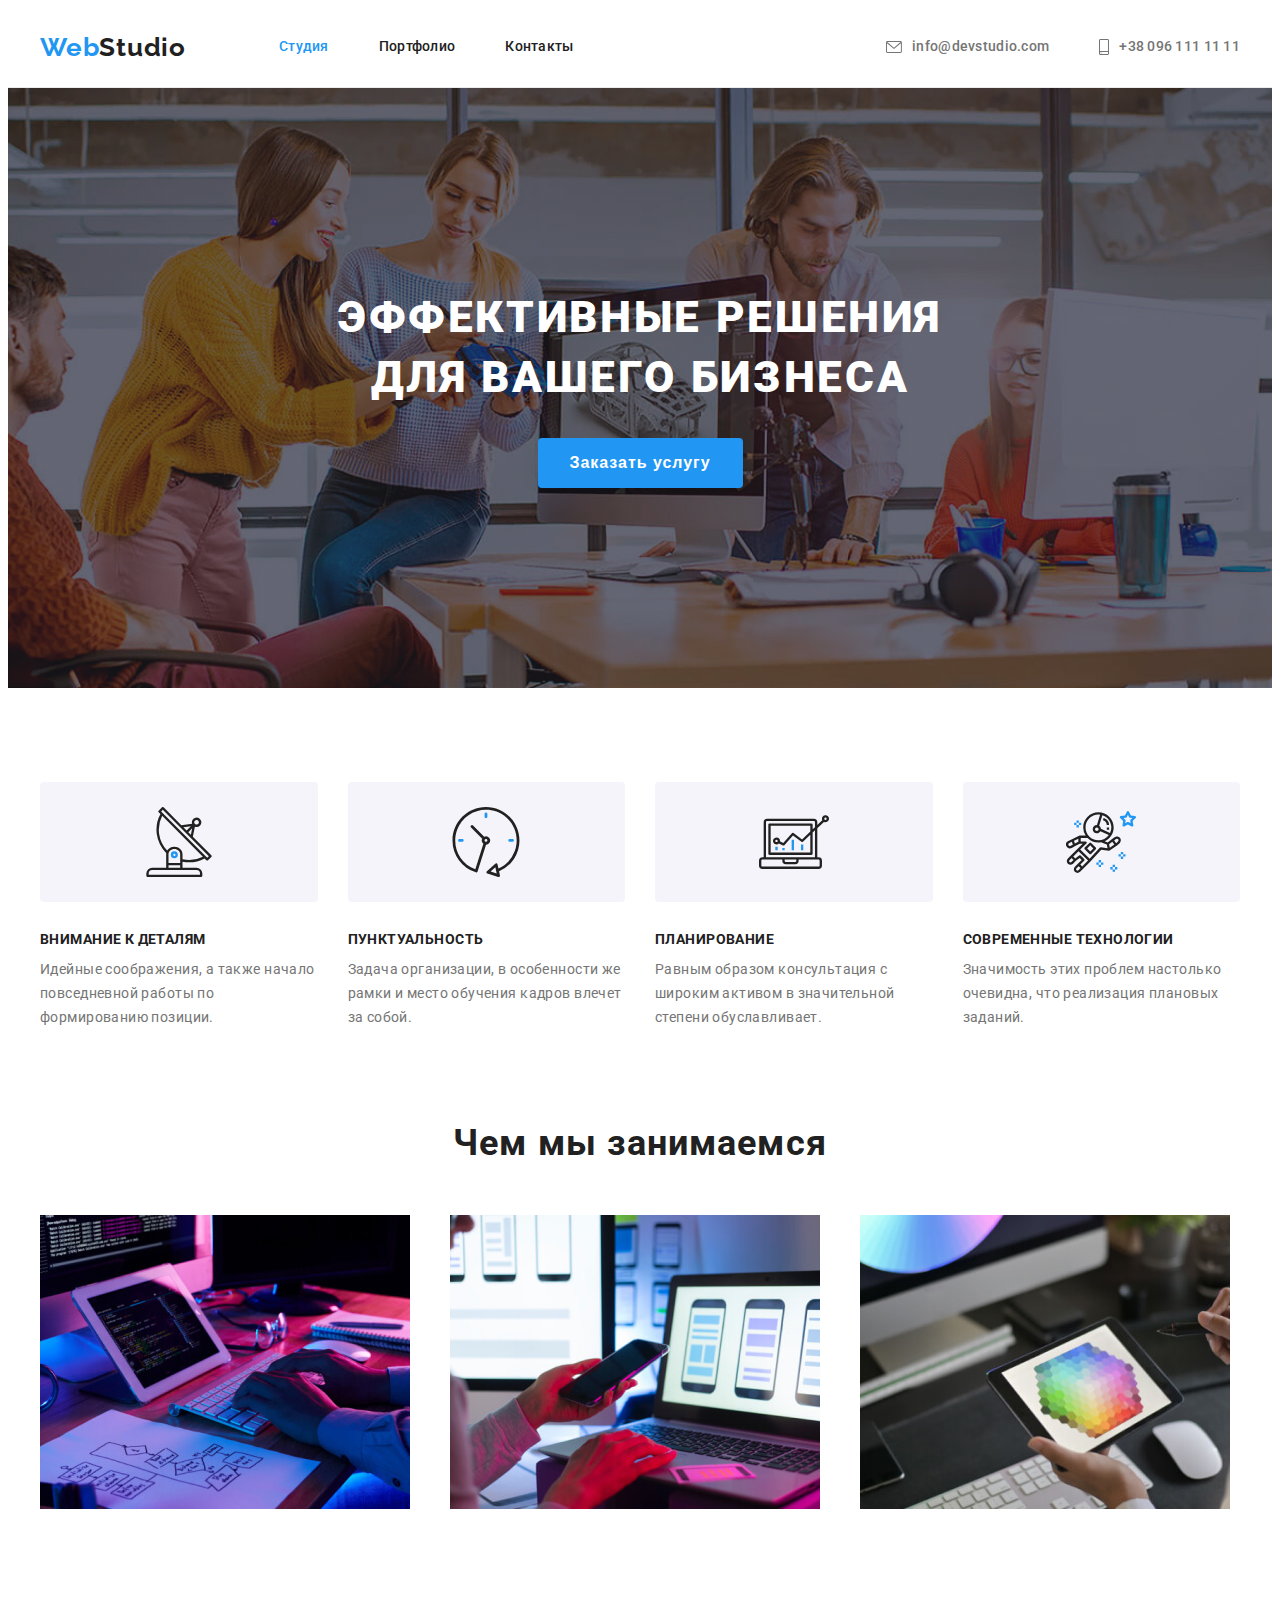
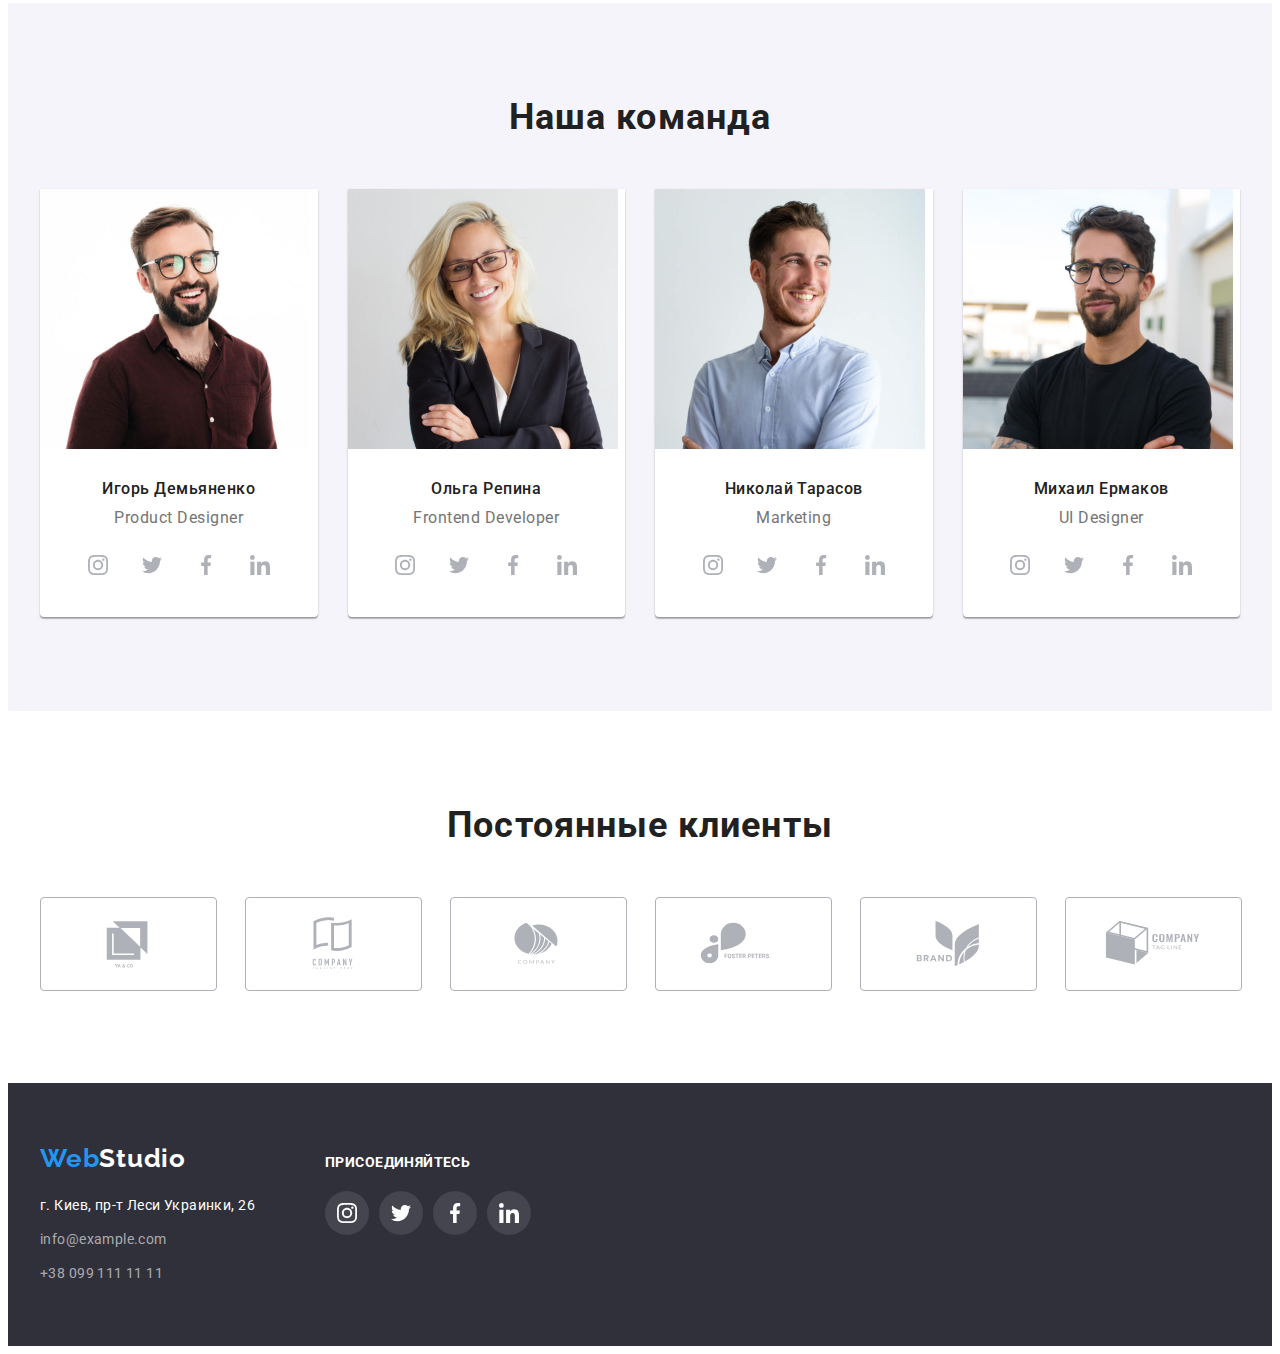
<file: index.html>
<!DOCTYPE html>
<html lang="ru">
  <head>
    <meta charset="UTF-8" />
    <meta http-equiv="X-UA-Compatible" content="IE=edge" />
    <meta name="viewport" content="width=device-width, initial-scale=1.0" />
    <link
      href="https://fonts.googleapis.com/css2?family=Raleway:wght@700&family=Roboto:wght@400;500;700;900&display=swap"
      rel="stylesheet"
    />
    <link
      rel="stylesheet"
      href="https://cdnjs.cloudflare.com/ajax/libs/modern-normalize/1.1.0/modern-normalize.min.css"
      integrity="sha512-wpPYUAdjBVSE4KJnH1VR1HeZfpl1ub8YT/NKx4PuQ5NmX2tKuGu6U/JRp5y+Y8XG2tV+wKQpNHVUX03MfMFn9Q=="
      crossorigin="anonymous"
      referrerpolicy="no-referrer"
    />
    <link rel="stylesheet" href="./css/styles.css" />
    <title>Главная</title>
  </head>
  <body>
    <header class="header-page">
      <div class="container header-content">
        <!--Logo-->
        <a href="./index.html" class="logo">Web<span class="logo-primary">Studio</span> </a>

        <!--Navigation-->
        <nav>
          <ul class="site-nav">
            <li class="nav-item">
              <a href="./index.html" class="link current link-nav">Студия</a>
            </li>
            <li class="nav-item"><a href="./portfolio.html" class="link link-nav">Портфолио</a></li>
            <li class="nav-item"><a href="" class="link link-nav">Контакты</a></li>
          </ul>
        </nav>

        <!--Contacts-->
        <ul class="header-contacts">
          <li class="header-contact">
            <a class="link header-contact-link" href="mailto:info@devstudio.com"
              ><svg class="contact-icon" width="16" height="12">
                <use href="./images/symbol-defs.svg#icon-envelope"></use></svg
              >info@devstudio.com</a
            >
          </li>
          <li class="header-contact">
            <a class="link header-contact-link" href="tel:+380961111111"
              ><svg class="contact-icon" width="10" height="16">
                <use href="./images/symbol-defs.svg#icon-smartphone"></use></svg
              >+38 096 111 11 11</a
            >
          </li>
        </ul>
      </div>
    </header>
    <main>
      <!--Hero-->
      <section class="hero">
        <div class="container hero-content">
          <h1 class="hero-title">Эффективные решения для вашего бизнеса</h1>
          <button class="hero-button" type="button">Заказать услугу</button>
        </div>
      </section>
      <!--Features-->
      <section class="section features">
        <div class="container">
          <h2 class="visually-hidden">Особенности</h2>
          <ul class="feature-list">
            <li class="feature-item">
              <div class="feature-wrap-icon">
                <svg class="feature-icon">
                  <use href="./images/symbol-defs.svg#icon-antenna"></use>
                </svg>
              </div>
              <h3 class="feature-title">Внимание к деталям</h3>
              <p class="feature-text">
                Идейные соображения, а также начало повседневной работы по формированию позиции.
              </p>
            </li>
            <li class="feature-item">
              <div class="feature-wrap-icon">
                <svg class="feature-icon">
                  <use href="./images/symbol-defs.svg#icon-clock"></use>
                </svg>
              </div>
              <h3 class="feature-title">Пунктуальность</h3>
              <p class="feature-text">
                Задача организации, в особенности же рамки и место обучения кадров влечет за собой.
              </p>
            </li>
            <li class="feature-item">
              <div class="feature-wrap-icon">
                <svg class="feature-icon">
                  <use href="./images/symbol-defs.svg#icon-diagram"></use>
                </svg>
              </div>
              <h3 class="feature-title">Планирование</h3>
              <p class="feature-text">
                Равным образом консультация с широким активом в значительной степени обуславливает.
              </p>
            </li>
            <li class="feature-item">
              <div class="feature-wrap-icon">
                <svg class="feature-icon">
                  <use href="./images/symbol-defs.svg#icon-astronaut"></use>
                </svg>
              </div>
              <h3 class="feature-title">Современные технологии</h3>
              <p class="feature-text">
                Значимость этих проблем настолько очевидна, что реализация плановых заданий.
              </p>
            </li>
          </ul>
        </div>
      </section>
      <!--What are we doing-->
      <section class="section">
        <div class="container">
          <h2 class="section-title">Чем мы занимаемся</h2>
          <ul class="example-list">
            <li class="example-item">
              <img src="./images/examples/coding.jpg" alt="Программирование" width="370" />
            </li>
            <li class="example-item">
              <img src="./images/examples/adaptive.jpg" alt="Адаптивная верстка" width="370" />
            </li>
            <li class="example-item">
              <img src="./images/examples/design.jpg" alt="Дизайн" width="370" />
            </li>
          </ul>
        </div>
      </section>
      <!--our team-->
      <section class="team section">
        <div class="container">
          <h2 class="section-title">Наша команда</h2>
          <ul class="team-list">
            <li class="team-item">
              <img
                class="team-img"
                src="./images/team/igor.jpg"
                alt="Игорь Демьяненко"
                width="270"
              />
              <div class="team-content">
                <h3 class="team-title">Игорь Демьяненко</h3>
                <p class="team-text">Product Designer</p>
                <ul class="social-list">
                  <li class="social-item">
                    <a
                      href=""
                      class="link social-link"
                      target="_blank"
                      rel="noopener noreferrer nofollow"
                      aria-label="instagram"
                      ><svg class="social-icon">
                        <use href="./images/symbol-defs.svg#icon-instagram"></use></svg
                    ></a>
                  </li>
                  <li class="social-item">
                    <a
                      href=""
                      class="link social-link"
                      target="_blank"
                      rel="noopener noreferrer nofollow"
                      aria-label="twitter"
                      ><svg class="social-icon">
                        <use href="./images/symbol-defs.svg#icon-twitter"></use></svg
                    ></a>
                  </li>
                  <li class="social-item">
                    <a
                      href=""
                      class="link social-link"
                      target="_blank"
                      rel="noopener noreferrer nofollow"
                      aria-label="facebook"
                      ><svg class="social-icon">
                        <use href="./images/symbol-defs.svg#icon-facebook"></use></svg
                    ></a>
                  </li>
                  <li class="social-item">
                    <a
                      href=""
                      class="link social-link"
                      target="_blank"
                      rel="noopener noreferrer nofollow"
                      aria-label="linkedin"
                      ><svg class="social-icon">
                        <use href="./images/symbol-defs.svg#icon-linkedin"></use></svg
                    ></a>
                  </li>
                </ul>
              </div>
            </li>
            <li class="team-item">
              <img class="team-img" src="./images/team/olga.jpg" alt="Ольга Репина" width="270" />
              <div class="team-content">
                <h3 class="team-title">Ольга Репина</h3>
                <p class="team-text">Frontend Developer</p>
                <ul class="social-list">
                  <li class="social-item">
                    <a
                      href=""
                      class="link social-link"
                      target="_blank"
                      rel="noopener noreferrer nofollow"
                      aria-label="instagram"
                      ><svg class="social-icon">
                        <use href="./images/symbol-defs.svg#icon-instagram"></use></svg
                    ></a>
                  </li>
                  <li class="social-item">
                    <a
                      href=""
                      class="link social-link"
                      target="_blank"
                      rel="noopener noreferrer nofollow"
                      aria-label="twitter"
                      ><svg class="social-icon">
                        <use href="./images/symbol-defs.svg#icon-twitter"></use></svg
                    ></a>
                  </li>
                  <li class="social-item">
                    <a
                      href=""
                      class="link social-link"
                      target="_blank"
                      rel="noopener noreferrer nofollow"
                      aria-label="facebook"
                      ><svg class="social-icon">
                        <use href="./images/symbol-defs.svg#icon-facebook"></use></svg
                    ></a>
                  </li>
                  <li class="social-item">
                    <a
                      href=""
                      class="link social-link"
                      target="_blank"
                      rel="noopener noreferrer nofollow"
                      aria-label="linkedin"
                      ><svg class="social-icon">
                        <use href="./images/symbol-defs.svg#icon-linkedin"></use></svg
                    ></a>
                  </li>
                </ul>
              </div>
            </li>
            <li class="team-item">
              <img
                class="team-img"
                src="./images/team/nikolay.jpg"
                alt="Николай Тарасов"
                width="270"
              />
              <div class="team-content">
                <h3 class="team-title">Николай Тарасов</h3>
                <p class="team-text">Marketing</p>
                <ul class="social-list">
                  <li class="social-item">
                    <a
                      href=""
                      class="link social-link"
                      target="_blank"
                      rel="noopener noreferrer nofollow"
                      aria-label="instagram"
                      ><svg class="social-icon">
                        <use href="./images/symbol-defs.svg#icon-instagram"></use></svg
                    ></a>
                  </li>
                  <li class="social-item">
                    <a
                      href=""
                      class="link social-link"
                      target="_blank"
                      rel="noopener noreferrer nofollow"
                      aria-label="twitter"
                      ><svg class="social-icon">
                        <use href="./images/symbol-defs.svg#icon-twitter"></use></svg
                    ></a>
                  </li>
                  <li class="social-item">
                    <a
                      href=""
                      class="link social-link"
                      target="_blank"
                      rel="noopener noreferrer nofollow"
                      aria-label="facebook"
                      ><svg class="social-icon">
                        <use href="./images/symbol-defs.svg#icon-facebook"></use></svg
                    ></a>
                  </li>
                  <li class="social-item">
                    <a
                      href=""
                      class="link social-link"
                      target="_blank"
                      rel="noopener noreferrer nofollow"
                      aria-label="linkedin"
                      ><svg class="social-icon">
                        <use href="./images/symbol-defs.svg#icon-linkedin"></use></svg
                    ></a>
                  </li>
                </ul>
              </div>
            </li>
            <li class="team-item">
              <img class="team-img" src="./images/team/miha.jpg" alt="Михаил Ермаков" width="270" />
              <div class="team-content">
                <h3 class="team-title">Михаил Ермаков</h3>
                <p class="team-text">UI Designer</p>
                <ul class="social-list">
                  <li class="social-item">
                    <a
                      href=""
                      class="link social-link"
                      target="_blank"
                      rel="noopener noreferrer nofollow"
                      aria-label="instagram"
                      ><svg class="social-icon">
                        <use href="./images/symbol-defs.svg#icon-instagram"></use></svg
                    ></a>
                  </li>
                  <li class="social-item">
                    <a
                      href=""
                      class="link social-link"
                      target="_blank"
                      rel="noopener noreferrer nofollow"
                      aria-label="twitter"
                      ><svg class="social-icon">
                        <use href="./images/symbol-defs.svg#icon-twitter"></use></svg
                    ></a>
                  </li>
                  <li class="social-item">
                    <a
                      href=""
                      class="link social-link"
                      target="_blank"
                      rel="noopener noreferrer nofollow"
                      aria-label="facebook"
                      ><svg class="social-icon">
                        <use href="./images/symbol-defs.svg#icon-facebook"></use></svg
                    ></a>
                  </li>
                  <li class="social-item">
                    <a
                      href=""
                      class="link social-link"
                      target="_blank"
                      rel="noopener noreferrer nofollow"
                      aria-label="linkedin"
                      ><svg class="social-icon">
                        <use href="./images/symbol-defs.svg#icon-linkedin"></use></svg
                    ></a>
                  </li>
                </ul>
              </div>
            </li>
          </ul>
        </div>
      </section>
      <!-- Our clients -->
      <section class="section">
        <div class="container">
          <h2 class="section-title">Постоянные клиенты</h2>
          <ul class="clients">
            <li class="client">
              <a href="" class="link client-link" target="_blank" rel="noopener noreferrer nofollow"
                ><svg class="client-icon">
                  <use href="./images/symbol-defs.svg#icon-company-1"></use></svg
              ></a>
            </li>
            <li class="client">
              <a href="" class="link client-link" target="_blank" rel="noopener noreferrer nofollow"
                ><svg class="client-icon">
                  <use href="./images/symbol-defs.svg#icon-company-2"></use></svg
              ></a>
            </li>
            <li class="client">
              <a href="" class="link client-link" target="_blank" rel="noopener noreferrer nofollow"
                ><svg class="client-icon">
                  <use href="./images/symbol-defs.svg#icon-company-3"></use></svg
              ></a>
            </li>
            <li class="client">
              <a href="" class="link client-link" target="_blank" rel="noopener noreferrer nofollow"
                ><svg class="client-icon">
                  <use href="./images/symbol-defs.svg#icon-company-4"></use></svg
              ></a>
            </li>
            <li class="client">
              <a href="" class="link client-link" target="_blank" rel="noopener noreferrer nofollow"
                ><svg class="client-icon">
                  <use href="./images/symbol-defs.svg#icon-company-5"></use></svg
              ></a>
            </li>
            <li class="client">
              <a href="" class="link client-link" target="_blank" rel="noopener noreferrer nofollow"
                ><svg class="client-icon">
                  <use href="./images/symbol-defs.svg#icon-company-6"></use></svg
              ></a>
            </li>
          </ul>
        </div>
      </section>
    </main>
    <footer class="footer-page">
      <div class="container footer-container">
        <div class="address-wrap">
          <a class="logo logo-footer" href="./index.html"
            >Web<span class="logo-secondary">Studio</span></a
          >
          <address>
            <ul class="contact-list">
              <li class="contact-item">
                <a
                  class="footer-address"
                  target="_blank"
                  rel="noopener noreferrer nofollow"
                  href="https://goo.gl/maps/fvT6WCYQJmj6T4Yx8"
                  >г. Киев, пр-т Леси Украинки, 26</a
                >
              </li>
              <li class="contact-item">
                <a class="footer-contact" href="mailto:info@example.com">info@example.com</a>
              </li>
              <li class="contact-item">
                <a class="footer-contact" href="tel:+380991111111">+38 099 111 11 11</a>
              </li>
            </ul>
          </address>
        </div>
        <div>
          <h2 class="title-social">присоединяйтесь</h2>
          <ul class="footer-social">
            <li>
              <a
                href=""
                class="link social-link footer-social-link"
                target="_blank"
                rel="noopener noreferrer nofollow"
                aria-label="instagram"
                ><svg class="social-icon footer-social-icon">
                  <use href="./images/symbol-defs.svg#icon-instagram"></use></svg
              ></a>
            </li>
            <li>
              <a
                href=""
                class="link social-link footer-social-link"
                target="_blank"
                rel="noopener noreferrer nofollow"
                aria-label="twitter"
                ><svg class="social-icon footer-social-icon">
                  <use href="./images/symbol-defs.svg#icon-twitter"></use></svg
              ></a>
            </li>
            <li>
              <a
                href=""
                class="link social-link footer-social-link"
                target="_blank"
                rel="noopener noreferrer nofollow"
                aria-label="facebook"
                ><svg class="social-icon footer-social-icon">
                  <use href="./images/symbol-defs.svg#icon-facebook"></use></svg
              ></a>
            </li>
            <li>
              <a
                href=""
                class="link social-link footer-social-link"
                target="_blank"
                rel="noopener noreferrer nofollow"
                aria-label="linkedin"
                ><svg class="social-icon footer-social-icon">
                  <use href="./images/symbol-defs.svg#icon-linkedin"></use></svg
              ></a>
            </li>
          </ul>
        </div>
      </div>
    </footer>
  </body>
</html>
</file>
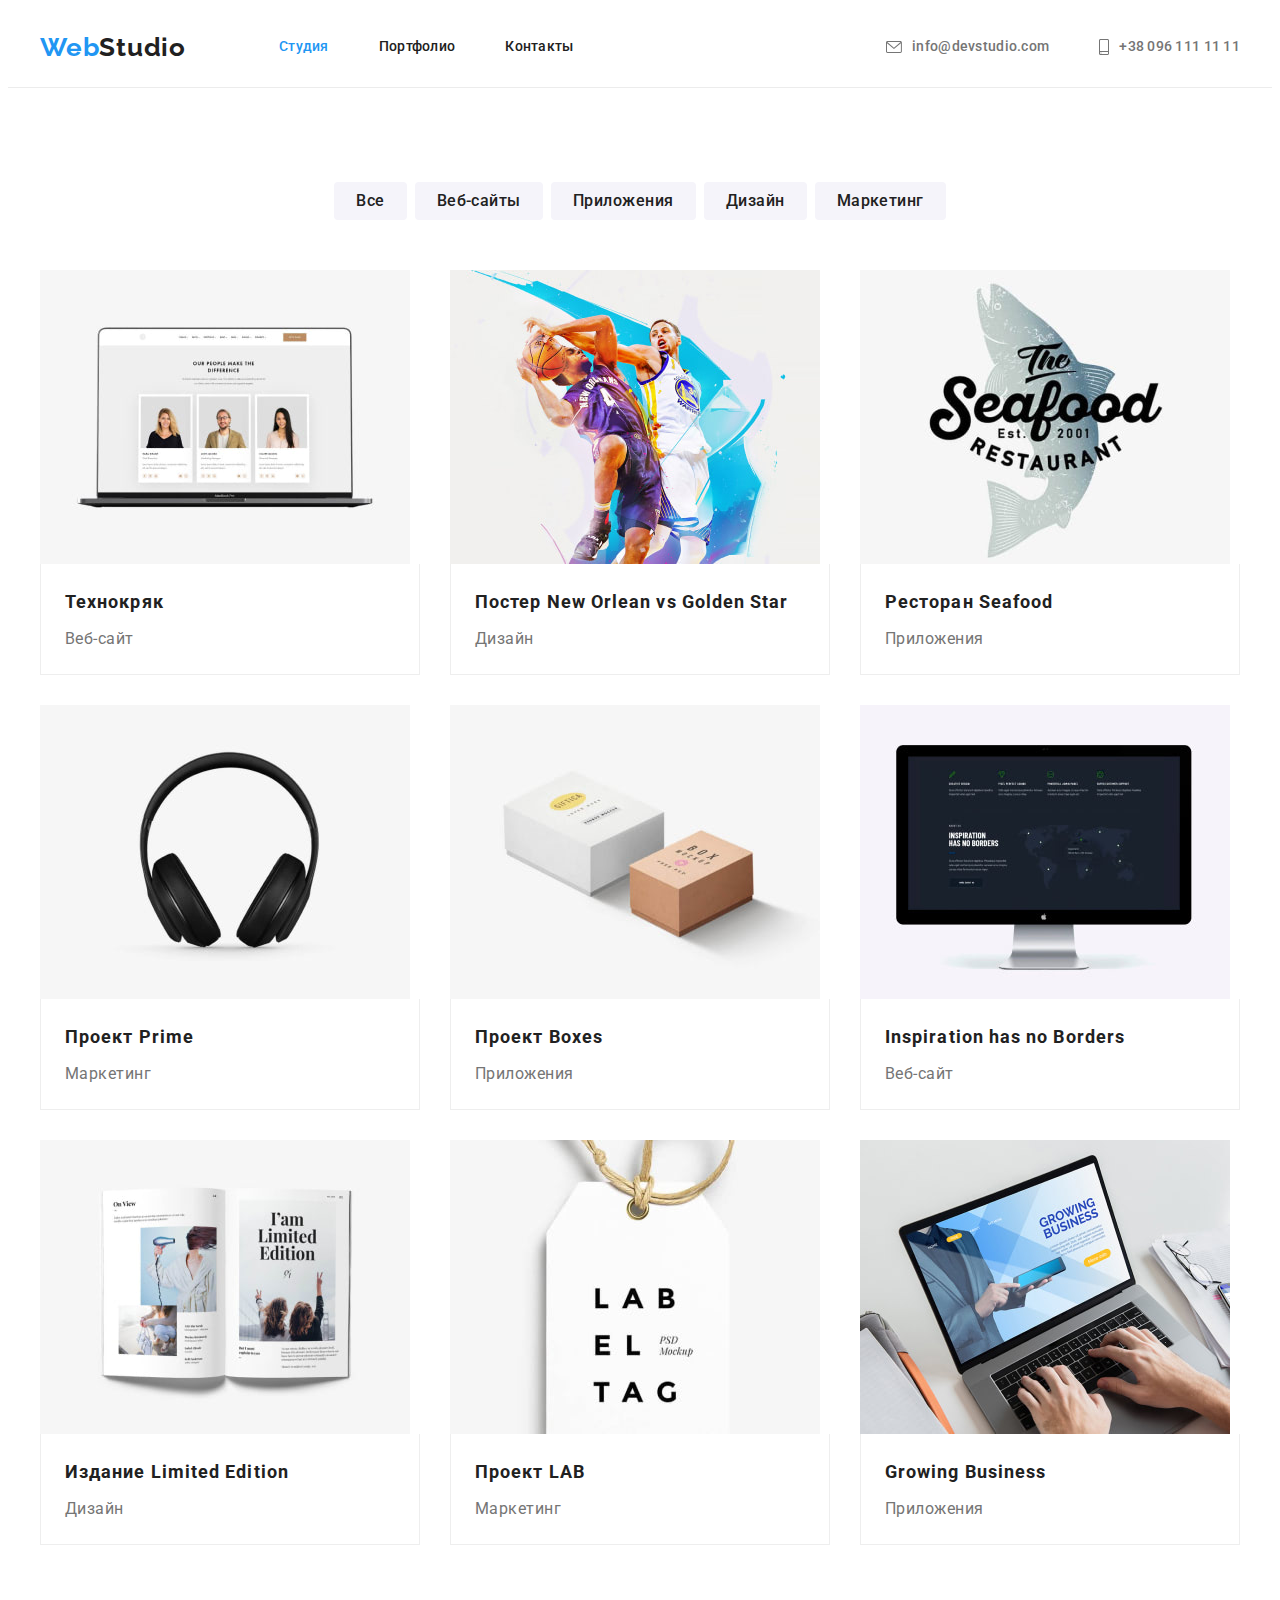
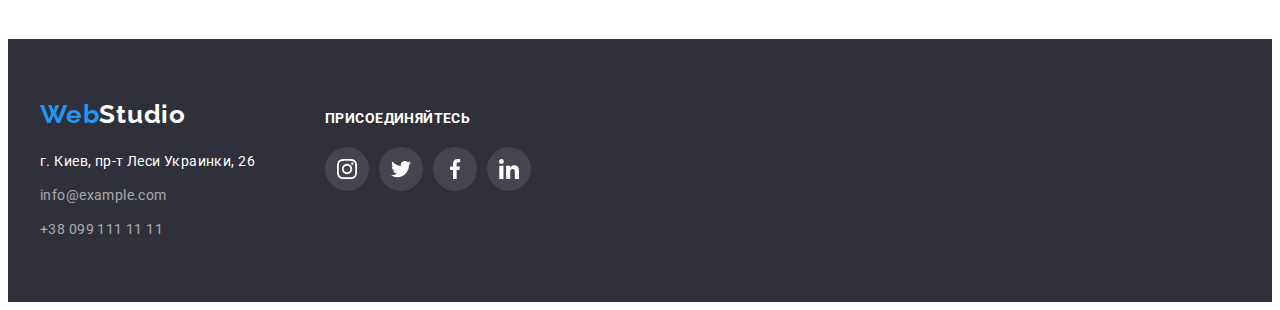
<file: portfolio.html>
<!DOCTYPE html>
<html lang="ru">
  <head>
    <meta charset="UTF-8" />
    <meta http-equiv="X-UA-Compatible" content="IE=edge" />
    <meta name="viewport" content="width=device-width, initial-scale=1.0" />
    <link
      href="https://fonts.googleapis.com/css2?family=Raleway:wght@700&family=Roboto:wght@400;500;700;900&display=swap"
      rel="stylesheet"
    />
    <link
      rel="stylesheet"
      href="https://cdnjs.cloudflare.com/ajax/libs/modern-normalize/1.1.0/modern-normalize.min.css"
      integrity="sha512-wpPYUAdjBVSE4KJnH1VR1HeZfpl1ub8YT/NKx4PuQ5NmX2tKuGu6U/JRp5y+Y8XG2tV+wKQpNHVUX03MfMFn9Q=="
      crossorigin="anonymous"
      referrerpolicy="no-referrer"
    />
    <link rel="stylesheet" href="./css/styles.css" />
    <title>Портфолио</title>
  </head>
  <body>
    <header class="header-page">
      <div class="container header-content">
        <!--Logo-->
        <a href="./index.html" class="logo">Web<span class="logo-primary">Studio</span> </a>

        <!--Navigation-->
        <nav>
          <ul class="site-nav">
            <li class="nav-item">
              <a href="./index.html" class="link current link-nav">Студия</a>
            </li>
            <li class="nav-item"><a href="./portfolio.html" class="link link-nav">Портфолио</a></li>
            <li class="nav-item"><a href="" class="link link-nav">Контакты</a></li>
          </ul>
        </nav>

        <!--Contacts-->
        <ul class="header-contacts">
          <li class="header-contact">
            <a class="link header-contact-link" href="mailto:info@devstudio.com"
              ><svg class="contact-icon" width="16" height="12">
                <use href="./images/symbol-defs.svg#icon-envelope"></use></svg
              >info@devstudio.com</a
            >
          </li>
          <li class="header-contact">
            <a class="link header-contact-link" href="tel:+380961111111"
              ><svg class="contact-icon" width="10" height="16">
                <use href="./images/symbol-defs.svg#icon-smartphone"></use></svg
              >+38 096 111 11 11</a
            >
          </li>
        </ul>
      </div>
    </header>
    <main>
      <section class="portfolio section">
        <div class="container">
          <h1 class="visually-hidden">Примеры работ</h1>
          <ul class="filter-list">
            <li class="filter-item"><button class="filter-btn" type="button">Все</button></li>
            <li class="filter-item"><button class="filter-btn" type="button">Веб-сайты</button></li>
            <li class="filter-item">
              <button class="filter-btn" type="button">Приложения</button>
            </li>
            <li class="filter-item"><button class="filter-btn" type="button">Дизайн</button></li>
            <li class="filter-item"><button class="filter-btn" type="button">Маркетинг</button></li>
          </ul>

          <ul class="portfolio-list">
            <li class="portfolio-item">
              <a href="" class="link-portfolio"
                ><img src="./images/portfolio/techno.jpg" alt="Технокряк" width="370" />
                <div class="portfolio-content">
                  <h2 class="portfolio-title">Технокряк</h2>
                  <p class="portfolio-text">Веб-сайт</p>
                </div></a
              >
            </li>
            <li class="portfolio-item">
              <a href="" class="link-portfolio"
                ><img
                  src="./images/portfolio/new-orlean.jpg"
                  alt="Постер New Orlean vs Golden Star"
                  width="370"
                />
                <div class="portfolio-content">
                  <h2 class="portfolio-title">Постер New Orlean vs Golden Star</h2>
                  <p class="portfolio-text">Дизайн</p>
                </div></a
              >
            </li>
            <li class="portfolio-item">
              <a href="" class="link-portfolio"
                ><img src="./images/portfolio/seafood.jpg" alt="Ресторан Seafood" width="370" />
                <div class="portfolio-content">
                  <h2 class="portfolio-title">Ресторан Seafood</h2>
                  <p class="portfolio-text">Приложения</p>
                </div>
              </a>
            </li>
            <li class="portfolio-item">
              <a href="" class="link-portfolio"
                ><img src="./images/portfolio/prime.jpg" alt="Проект Prime" width="370" />
                <div class="portfolio-content">
                  <h2 class="portfolio-title">Проект Prime</h2>
                  <p class="portfolio-text">Маркетинг</p>
                </div></a
              >
            </li>
            <li class="portfolio-item">
              <a href="" class="link-portfolio"
                ><img src="./images/portfolio/boxes.jpg" alt="Проект Boxes" width="370" />
                <div class="portfolio-content">
                  <h2 class="portfolio-title">Проект Boxes</h2>
                  <p class="portfolio-text">Приложения</p>
                </div></a
              >
            </li>
            <li class="portfolio-item">
              <a href="" class="link-portfolio"
                ><img
                  src="./images/portfolio/borders.jpg"
                  alt="Inspiration has no Borders"
                  width="370"
                />
                <div class="portfolio-content">
                  <h2 class="portfolio-title">Inspiration has no Borders</h2>
                  <p class="portfolio-text">Веб-сайт</p>
                </div></a
              >
            </li>
            <li class="portfolio-item">
              <a href="" class="link-portfolio"
                ><img
                  src="./images/portfolio/limited-editional.jpg"
                  alt="Издание Limited Edition"
                  width="370"
                />
                <div class="portfolio-content">
                  <h2 class="portfolio-title">Издание Limited Edition</h2>
                  <p class="portfolio-text">Дизайн</p>
                </div>
              </a>
            </li>
            <li class="portfolio-item">
              <a href="" class="link-portfolio"
                ><img src="./images/portfolio/lab.jpg" alt="Проект LAB" width="370" />
                <div class="portfolio-content">
                  <h2 class="portfolio-title">Проект LAB</h2>
                  <p class="portfolio-text">Маркетинг</p>
                </div></a
              >
            </li>
            <li class="portfolio-item">
              <a href="" class="link-portfolio"
                ><img src="./images/portfolio/growing.jpg" alt="Growing Business" width="370" />
                <div class="portfolio-content">
                  <h2 class="portfolio-title">Growing Business</h2>
                  <p class="portfolio-text">Приложения</p>
                </div></a
              >
            </li>
          </ul>
        </div>
      </section>
    </main>
    <footer class="footer-page">
      <div class="container footer-container">
        <div class="address-wrap">
          <a class="logo logo-footer" href="./index.html"
            >Web<span class="logo-secondary">Studio</span></a
          >
          <address>
            <ul class="contact-list">
              <li class="contact-item">
                <a
                  class="footer-address"
                  target="_blank"
                  rel="noopener noreferrer nofollow"
                  href="https://goo.gl/maps/fvT6WCYQJmj6T4Yx8"
                  >г. Киев, пр-т Леси Украинки, 26</a
                >
              </li>
              <li class="contact-item">
                <a class="footer-contact" href="mailto:info@example.com">info@example.com</a>
              </li>
              <li class="contact-item">
                <a class="footer-contact" href="tel:+380991111111">+38 099 111 11 11</a>
              </li>
            </ul>
          </address>
        </div>
        <div>
          <h2 class="title-social">присоединяйтесь</h2>
          <ul class="footer-social">
            <li>
              <a
                href=""
                class="link social-link footer-social-link"
                target="_blank"
                rel="noopener noreferrer nofollow"
                aria-label="instagram"
                ><svg class="social-icon footer-social-icon">
                  <use href="./images/symbol-defs.svg#icon-instagram"></use></svg
              ></a>
            </li>
            <li>
              <a
                href=""
                class="link social-link footer-social-link"
                target="_blank"
                rel="noopener noreferrer nofollow"
                aria-label="twitter"
                ><svg class="social-icon footer-social-icon">
                  <use href="./images/symbol-defs.svg#icon-twitter"></use></svg
              ></a>
            </li>
            <li>
              <a
                href=""
                class="link social-link footer-social-link"
                target="_blank"
                rel="noopener noreferrer nofollow"
                aria-label="facebook"
                ><svg class="social-icon footer-social-icon">
                  <use href="./images/symbol-defs.svg#icon-facebook"></use></svg
              ></a>
            </li>
            <li>
              <a
                href=""
                class="link social-link footer-social-link"
                target="_blank"
                rel="noopener noreferrer nofollow"
                aria-label="linkedin"
                ><svg class="social-icon footer-social-icon">
                  <use href="./images/symbol-defs.svg#icon-linkedin"></use></svg
              ></a>
            </li>
          </ul>
        </div>
      </div>
    </footer>
  </body>
</html>
</file>
<file: css/styles.css>
:root {
  --secondary-text-color: #ffffff;
  --primary-text-color: #212121;
  --tertiary-text-color: #757575;
  --hover-text-color: #2196f3;
  --primary-bg-color: #ffffff;
  --secondary-bg-color: #2f303a;
  --tertiary-bg-color: #f5f4fa;
  --hover-bg-color: #188ce8;
  --logo-primary-color: #000000;
  --icon-color: #afb1b8;
}

body {
  font-family: 'Roboto', sans-serif;
  font-size: 14px;
  color: var(--primary-text-color);
}

p,
h1,
h2,
h3,
h4,
h5,
h6 {
  margin: 0;
}

ul {
  margin: 0;
  padding-left: 0;
  list-style: none;
}

img {
  display: block;
  max-width: 100%;
  height: auto;
}

.container {
  max-width: 1200px;
  padding-left: 15px;
  padding-right: 15px;
  margin-left: auto;
  margin-right: auto;
}

.link {
  text-decoration: none;
  font-weight: 500;
  line-height: 1.14;
  letter-spacing: 0.02em;
  color: var(--primary-text-color);
}

.link:hover,
.link:focus {
  color: var(--hover-text-color);
}

.current {
  color: var(--hover-text-color);
}

.visually-hidden {
  position: absolute;
  white-space: nowrap;
  width: 1px;
  height: 1px;
  overflow: hidden;
  border: 0;
  padding: 0;
  clip: rect(0 0 0 0);
  clip-path: inset(50%);
  margin: -1px;
}

/* HOME */
/* -----------------HEADER---------------------- */
.header-page {
  border-bottom: 1px solid #ececec;
}
.header-content {
  display: flex;
  align-items: center;
}
.logo {
  display: block;
  padding-top: 24px;
  padding-bottom: 24px;
  margin-right: 93px;

  font-family: 'Raleway', sans-serif;
  font-weight: 700;
  font-size: 26px;
  line-height: 1.19;
  text-decoration: none;
  letter-spacing: 0.03em;
  color: var(--hover-text-color);
}

.logo-primary {
  color: var(--primary-text-color);
}

.site-nav {
  display: flex;
  column-gap: 50px;
}

.link-nav {
  display: block;
  padding-top: 24px;
  padding-bottom: 24px;
}

.header-contacts {
  display: flex;
  margin-left: auto;
  column-gap: 50px;
}

.header-contact-link {
  display: flex;
  justify-content: center;
  align-items: center;
  gap: 10px;
  padding-top: 24px;
  padding-bottom: 24px;
  color: var(--tertiary-text-color);
}

.contact-icon {
  fill: currentColor;
}

/* -----------------MAIN-------------------------- */
.section {
  padding-top: 94px;
  padding-bottom: 94px;
}

.section-title {
  margin-bottom: 50px;
  font-size: 36px;
  line-height: 1.16;
  text-align: center;
  letter-spacing: 0.03em;
}

/* HERO */
.hero {
  max-width: 1600px;
  margin: 0 auto;
  padding: 200px 0;
  background-color: var(--secondary-bg-color);
  background-image: linear-gradient(rgba(47, 48, 58, 0.4), rgba(47, 48, 58, 0.4)),
    url(../images/bg-hero.png);
  background-repeat: no-repeat;
  background-size: cover;
  background-position: center;
}
.hero-title {
  margin-left: auto;
  margin-right: auto;
  margin-bottom: 30px;
  max-width: 696px;

  font-weight: 900;
  font-size: 44px;
  line-height: 1.36;
  text-align: center;
  letter-spacing: 0.06em;
  text-transform: uppercase;
  color: var(--secondary-text-color);
}

.hero-button {
  display: block;
  margin-left: auto;
  margin-right: auto;
  padding: 10px 32px;
  border-radius: 4px;
  box-shadow: 0px 4px 4px rgba(0, 0, 0, 0.15);
  border: none;

  font-weight: 700;
  font-size: 16px;
  line-height: 1.88;
  text-align: center;
  letter-spacing: 0.06em;
  color: var(--secondary-text-color);
  cursor: pointer;

  background-color: var(--hover-text-color);
}

.hero-button:focus,
.hero-button:hover {
  background-color: var(--hover-bg-color);
}

/*Features*/

.features {
  padding-bottom: 0;
}

.feature-list {
  display: flex;
  gap: 30px;
  flex-wrap: wrap;
}

.feature-item {
  width: calc((100% - 90px) / 4);
}

.feature-wrap-icon {
  display: flex;
  justify-content: center;
  align-items: center;
  height: 120px;
  margin-bottom: 30px;
  background: var(--tertiary-bg-color);
  border-radius: 4px;
}

.feature-icon {
  width: 70px;
  height: 70px;
}
.feature-title {
  margin-bottom: 10px;

  line-height: 1.14;
  font-size: 14px;
  letter-spacing: 0.03em;
  text-transform: uppercase;
}

.feature-text {
  line-height: 1.71;
  letter-spacing: 0.03em;
  color: var(--tertiary-text-color);
}

/* -----------------What are we doing---------------------- */

.example-list {
  display: flex;
  gap: 30px;
  flex-wrap: wrap;
}

.example-item {
  width: calc((100% - 60px) / 3);
}

/* -----------------Team---------------------- */
.team {
  background-color: var(--tertiary-bg-color);
}

.team-list {
  display: flex;
  flex-wrap: wrap;
  gap: 30px;
}

.team-item {
  width: calc((100% - 90px) / 4);
  box-shadow: 0px 1px 3px rgba(0, 0, 0, 0.12), 0px 1px 1px rgba(0, 0, 0, 0.14),
    0px 2px 1px rgba(0, 0, 0, 0.2);
  border-radius: 0px 0px 4px 4px;

  background-color: var(--primary-bg-color);
}
.team-content {
  padding: 30px 0;
}

.team-title {
  margin-bottom: 10px;

  font-weight: 500;
  font-size: 16px;
  line-height: 1.19;
  letter-spacing: 0.03em;
  text-align: center;
}

.team-text {
  margin-bottom: 16px;
  font-size: 16px;
  line-height: 1.19;
  text-align: center;
  letter-spacing: 0.03em;
  color: var(--tertiary-text-color);
}

.social-list {
  display: flex;
  justify-content: center;
  align-items: center;
  gap: 10px;
}

.social-link {
  display: flex;
  justify-content: center;
  align-items: center;
  width: 44px;
  height: 44px;
  border-radius: 50%;
  color: var(--icon-color);
}

.social-link:hover,
.social-link:focus {
  background-color: var(--hover-text-color);
  color: var(--primary-bg-color);
}

.social-icon {
  width: 20px;
  height: 20px;
  fill: currentColor;
}

/* Our clients */
.clients {
  display: flex;
  gap: 30px;
}

.client {
  height: 92px;
  width: calc((100% - 150px) / 6);
}
.client-link {
  width: 100%;
  height: 100%;
  display: flex;
  align-items: center;
  justify-content: center;

  border: 1px solid var(--icon-color);
  border-radius: 4px;
  color: var(--icon-color);
}

.client-link:hover,
.client-link:focus {
  border-color: var(--hover-text-color);
}

.client-icon {
  width: 106px;
  height: 60px;

  fill: currentColor;
}
/* -----------------Footer---------------------- */
.footer-page {
  padding-top: 60px;
  padding-bottom: 60px;

  background-color: var(--secondary-bg-color);
}
.footer-container {
  display: flex;
  align-items: baseline;
}

.address-wrap {
  margin-right: 70px;
}
.logo-footer {
  padding: 0;
  margin-bottom: 20px;
  margin-right: 0;
}
.logo-secondary {
  color: var(--secondary-text-color);
}

.contact-item:not(:last-child) {
  margin-bottom: 10px;
}

.footer-address {
  text-decoration: none;
  font-style: normal;
  line-height: 1.71;
  letter-spacing: 0.03em;
  color: var(--secondary-text-color);
}

.footer-contact {
  text-decoration: none;
  font-style: normal;
  line-height: 1.71;
  letter-spacing: 0.03em;
  color: rgba(255, 255, 255, 0.6);
}
.footer-address:hover,
.footer-address:focus,
.footer-contact:hover,
.footer-contact:focus {
  color: var(--hover-text-color);
}

.title-social {
  margin-bottom: 20px;
  color: var(--primary-bg-color);
  text-transform: uppercase;
  font-size: 14px;
  line-height: 1.14;
  letter-spacing: 0.03em;
}

.footer-social {
  gap: 10px;
  display: flex;
}

.footer-social-link {
  background-color: rgba(255, 255, 255, 0.1);
  color: var(--primary-bg-color);
}
.footer-social-link:focus,
.footer-social-link:hover {
  background-color: var(--hover-text-color);
}

.footer-social-icon {
  fill: currentColor;
}

/* PORTFOLIO */

.filter-list {
  display: flex;
  margin-bottom: 50px;
  justify-content: center;
}

.filter-item:not(:last-child) {
  margin-right: 8px;
}

.filter-btn {
  display: block;
  padding: 6px 22px;
  border-radius: 4px;
  border: none;

  font-family: inherit;
  font-weight: 500;
  font-size: 16px;
  line-height: 1.62;
  text-align: center;
  letter-spacing: 0.03em;
  color: var(--primary-text-color);
  cursor: pointer;

  background-color: var(--tertiary-bg-color);
}

.filter-btn:focus,
.filter-btn:hover {
  color: var(--secondary-text-color);
  background-color: var(--hover-text-color);
  box-shadow: 0px 3px 1px rgba(0, 0, 0, 0.1), 0px 1px 2px rgba(0, 0, 0, 0.08),
    0px 2px 2px rgba(0, 0, 0, 0.12);
}

.portfolio-list {
  display: flex;
  flex-wrap: wrap;
  gap: 30px;
}

.portfolio-item {
  width: calc((100% - 60px) / 3);
}

.link-portfolio {
  display: block;
  text-decoration: none;
}

.link-portfolio:hover,
.link-portfolio:focus {
  box-shadow: 0px 1px 1px rgba(0, 0, 0, 0.12), 0px 4px 4px rgba(0, 0, 0, 0.06),
    1px 4px 6px rgba(0, 0, 0, 0.16);
}

.portfolio-content {
  padding: 20px 24px;
  border-left: 1px solid #eeeeee;
  border-right: 1px solid #eeeeee;
  border-bottom: 1px solid #eeeeee;
}

.portfolio-title {
  margin-bottom: 4px;
  font-size: 18px;
  line-height: 2;
  letter-spacing: 0.06em;
  color: var(--primary-text-color);
}

.portfolio-text {
  font-size: 16px;
  line-height: 1.88;
  letter-spacing: 0.03em;
  color: var(--tertiary-text-color);
}
</file>
